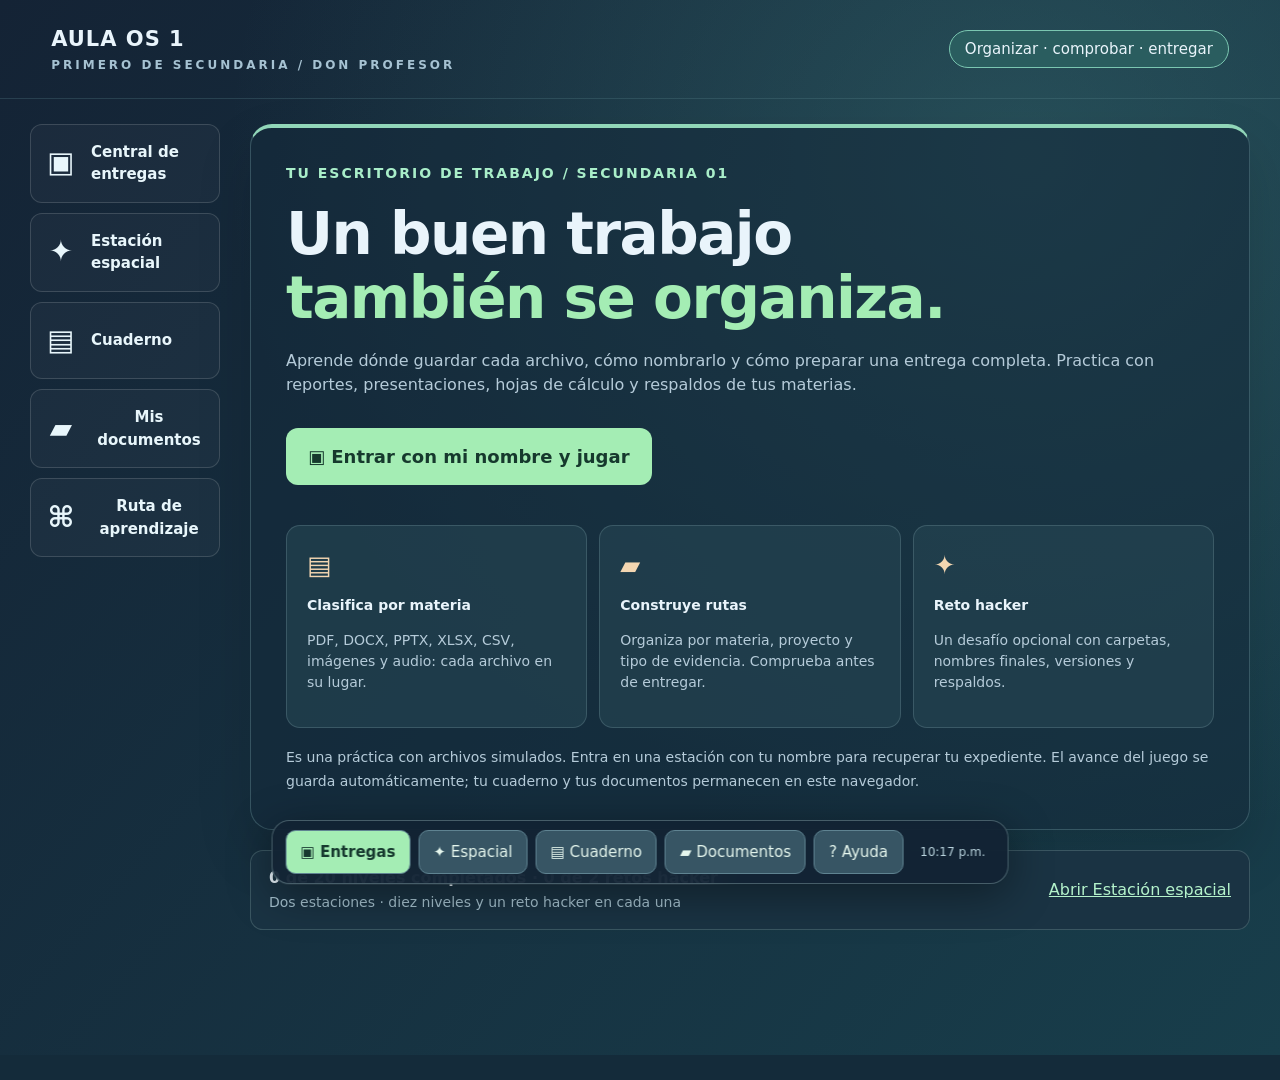
<file: index.html>
<!doctype html><html lang="es"><head><meta charset="utf-8"><meta name="viewport" content="width=device-width,initial-scale=1"><title>Aula OS 1 · Primero de secundaria</title><meta name="description" content="Organización de carpetas, archivos y entregas para primero de secundaria. Dos estaciones de práctica, cuaderno y evidencias."><style>
:root{font:16px/1.5 system-ui,sans-serif;color:#e9f4fb;background:#142b3a}*{box-sizing:border-box}body{margin:0;min-height:100vh;background:radial-gradient(ellipse at 80% 15%,#407b7d66,transparent 55%),linear-gradient(130deg,#142335,#183e4b)}button,input,textarea{font:inherit}button{cursor:pointer;border:1px solid #7396a1;background:#294b5b;color:#ecf8fc;padding:10px 15px;border-radius:9px}button:hover{background:#3c6372}button:focus-visible,a:focus-visible,input:focus-visible,textarea:focus-visible{outline:3px solid #ffe39a;outline-offset:3px}a{color:#b4f3cb}header{display:flex;justify-content:space-between;gap:20px;align-items:center;padding:24px 4%;border-bottom:1px solid #5f8b9344}.brand{font-size:21px;font-weight:900;letter-spacing:1px}.brand small{display:block;font-size:11px;color:#a6c2d2;letter-spacing:3px}.badge{background:#2a5d5f;border:1px solid #7bc7b1;border-radius:25px;padding:7px 15px;font-size:13px}.workspace{max-width:1300px;margin:25px auto;padding:0 30px 125px;display:grid;grid-template-columns:190px 1fr;gap:30px}.shortcuts{display:grid;gap:12px;align-content:start}.shortcut{display:flex;align-items:center;gap:12px;text-decoration:none;background:#ffffff08;border:1px solid #ffffff25;color:#e8f6fb;padding:16px 12px;border-radius:12px;font-weight:650;font-size:14px}.shortcut .icon{font-size:29px;min-width:36px;text-align:center}.shortcut:hover{background:#ffffff15}.hero{background:#142a3b99;border:1px solid #6a929a66;border-radius:22px;padding:35px;box-shadow:0 25px 55px #0002}.eyebrow{font-size:11px;font-weight:850;letter-spacing:2px;color:#a9eec9}h1{font-size:clamp(34px,5vw,58px);line-height:1.12;letter-spacing:-1.5px;margin:18px 0}h1 span{color:#a4edb4}p{color:#b5cbd9}.launch{display:inline-flex;gap:14px;align-items:center;background:#a4edb4;color:#16392d;border:0;border-radius:12px;padding:15px 22px;font-weight:850;text-decoration:none;font-size:18px;margin:15px 0}.launch:hover{background:#c3fbd0}.cards{display:grid;grid-template-columns:repeat(3,1fr);gap:12px;margin-top:25px}.card{padding:20px;background:#254452aa;border:1px solid #73939b55;border-radius:14px}.card b{font-size:26px;display:block;color:#f3d6b1}.card h2{font-size:15px;margin:10px 0}.card p{font-size:13px}.status{display:flex;gap:15px;align-items:center;justify-content:space-between;margin-top:20px;padding:15px 18px;border-radius:13px;border:1px solid #7c9c9b55;background:#1a3343}.status small{color:#a5c1ce}.dock{position:fixed;bottom:16px;left:50%;transform:translateX(-50%);display:flex;align-items:center;gap:8px;padding:9px 13px;background:#122333e8;border:1px solid #819fa477;border-radius:18px;box-shadow:0 10px 45px #0006;backdrop-filter:blur(18px);z-index:3;max-width:95vw}.dock button,.dock a{display:block;padding:10px 14px;color:#e5f6ed;background:#375564;border:1px solid #5f8391;border-radius:10px;text-decoration:none;font-size:14px;white-space:nowrap}.dock .logic{background:#a4edb4;color:#17392f;font-weight:bold}#clock{padding:0 9px;font-size:12px;color:#b8d2dc;white-space:nowrap}dialog{width:min(850px,94vw);max-height:88vh;overflow:auto;background:#eef5f4;color:#1e3a44;border:1px solid #a6c7c4;border-radius:17px;padding:0;box-shadow:0 20px 90px #0007}dialog::backdrop{background:#0c182a88;backdrop-filter:blur(3px)}.titlebar{padding:15px 20px;display:flex;justify-content:space-between;align-items:center;background:#d6e5e5;position:sticky;top:0;z-index:1}.titlebar button{background:#345967;border-color:#345967;padding:5px 12px}.content{padding:23px}.content p{color:#506773}.content h2{font-size:24px}.content label{display:block;font-size:13px;margin-bottom:8px}.content input,.content textarea{width:100%;border:1px solid #99b7bb;border-radius:8px;background:#fff;color:#213e48;padding:11px}.content textarea{min-height:280px;resize:vertical}.actions{display:flex;gap:10px;flex-wrap:wrap;margin-top:12px}.file{display:flex;gap:12px;align-items:center;justify-content:space-between;padding:15px;background:#fff;border:1px solid #c7d9db;border-radius:10px;margin:10px 0}.file p{margin:0;font-size:12px}.hint{font-size:12px}.route{padding-left:22px}.route li{padding:8px}#toast{position:fixed;right:20px;bottom:100px;z-index:20;background:#fff4d0;color:#3d431b;padding:14px 20px;border-radius:12px;box-shadow:0 5px 30px #0003;max-width:90vw}#toast:empty{display:none}.welcome-note{font-size:12px;margin:18px 0 0;line-height:1.7}.content button{font-size:14px}@media(max-width:850px){.workspace{grid-template-columns:1fr;padding:0 18px 125px}.shortcuts{grid-template-columns:repeat(4,1fr)}.shortcut{flex-direction:column;text-align:center;padding:12px;font-size:12px;gap:5px}.hero{padding:24px}.cards{grid-template-columns:1fr}.card b{float:left;margin-right:15px}.card p{margin:5px 0}.card h2{margin:0}.dock{gap:5px;padding:7px}.dock a,.dock button{padding:9px;font-size:12px}#clock{display:none}.badge{display:none}}@media(max-width:450px){header{padding:18px}.brand{font-size:18px}.workspace{margin-top:18px}.shortcuts{gap:6px}.shortcut{padding:9px 4px}.status{align-items:start;flex-direction:column;gap:5px}}
.eyebrow,.card h2,.card p,.status small,.welcome-note,.content label{font-size:14px}.badge,.shortcut,.dock button,.dock a{font-size:15px}.brand small{font-size:12px}.hero{border-top:4px solid #91d6b8}.shortcuts{gap:10px}@media(max-width:850px){.shortcuts{grid-template-columns:repeat(3,1fr)}.shortcut{font-size:14px}.dock{overflow-x:auto;justify-content:start;width:max-content;max-width:96vw}.dock button,.dock a{font-size:14px}}</style><script src="actualizar.js?v=s1-4" defer></script></head><body><header><div class="brand">AULA OS 1 <small>PRIMERO DE SECUNDARIA / DON PROFESOR</small></div><span class="badge">Organizar · comprobar · entregar</span></header><main class="workspace"><nav class="shortcuts" aria-label="Aplicaciones del escritorio"><a class="shortcut" href="actividades/central-archivos/index.html?v=s1-4"><span class="icon" aria-hidden="true">▣</span>Central de entregas</a><a class="shortcut" href="actividades/estacion-espacial/index.html?v=s1-4"><span class="icon" aria-hidden="true">✦</span>Estación espacial</a><button class="shortcut" id="openNotes"><span class="icon" aria-hidden="true">▤</span>Cuaderno</button><button class="shortcut" id="openFiles"><span class="icon" aria-hidden="true">▰</span>Mis documentos</button><button class="shortcut" id="openRoute"><span class="icon" aria-hidden="true">⌘</span>Ruta de aprendizaje</button></nav><div><section class="hero"><div class="eyebrow">TU ESCRITORIO DE TRABAJO / SECUNDARIA 01</div><h1>Un buen trabajo<br><span>también se organiza.</span></h1><p>Aprende dónde guardar cada archivo, cómo nombrarlo y cómo preparar una entrega completa. Practica con reportes, presentaciones, hojas de cálculo y respaldos de tus materias.</p><a class="launch" href="actividades/central-archivos/index.html?v=s1-4">▣ Entrar con mi nombre y jugar</a><div class="cards"><article class="card"><b>▤</b><h2>Clasifica por materia</h2><p>PDF, DOCX, PPTX, XLSX, CSV, imágenes y audio: cada archivo en su lugar.</p></article><article class="card"><b>▰</b><h2>Construye rutas</h2><p>Organiza por materia, proyecto y tipo de evidencia. Comprueba antes de entregar.</p></article><article class="card"><b>✦</b><h2>Reto hacker</h2><p>Un desafío opcional con carpetas, nombres finales, versiones y respaldos.</p></article></div><p class="welcome-note">Es una práctica con archivos simulados. Entra en una estación con tu nombre para recuperar tu expediente. El avance del juego se guarda automáticamente; tu cuaderno y tus documentos permanecen en este navegador.</p></section><section class="status"><div><strong id="progress">Tu ruta de organización digital</strong><br><small>Dos estaciones · diez niveles y un reto hacker en cada una</small></div><a href="actividades/estacion-espacial/index.html?v=s1-4">Abrir Estación espacial</a></section></div></main><nav class="dock" aria-label="Barra de tareas"><a class="logic" href="actividades/central-archivos/index.html?v=s1-4">▣ Entregas</a><a href="actividades/estacion-espacial/index.html?v=s1-4">✦ Espacial</a><button id="dockNotes">▤ Cuaderno</button><button id="dockFiles">▰ Documentos</button><button id="dockHelp">? Ayuda</button><span id="clock"></span></nav><dialog id="app"><div class="titlebar"><b id="appTitle"></b><button id="closeApp" aria-label="Cerrar aplicación">×</button></div><div id="appBody" class="content"></div></dialog><div id="toast" role="status" aria-live="polite"></div><script src="desktop.js?v=s1-4"></script></body></html>
</file>
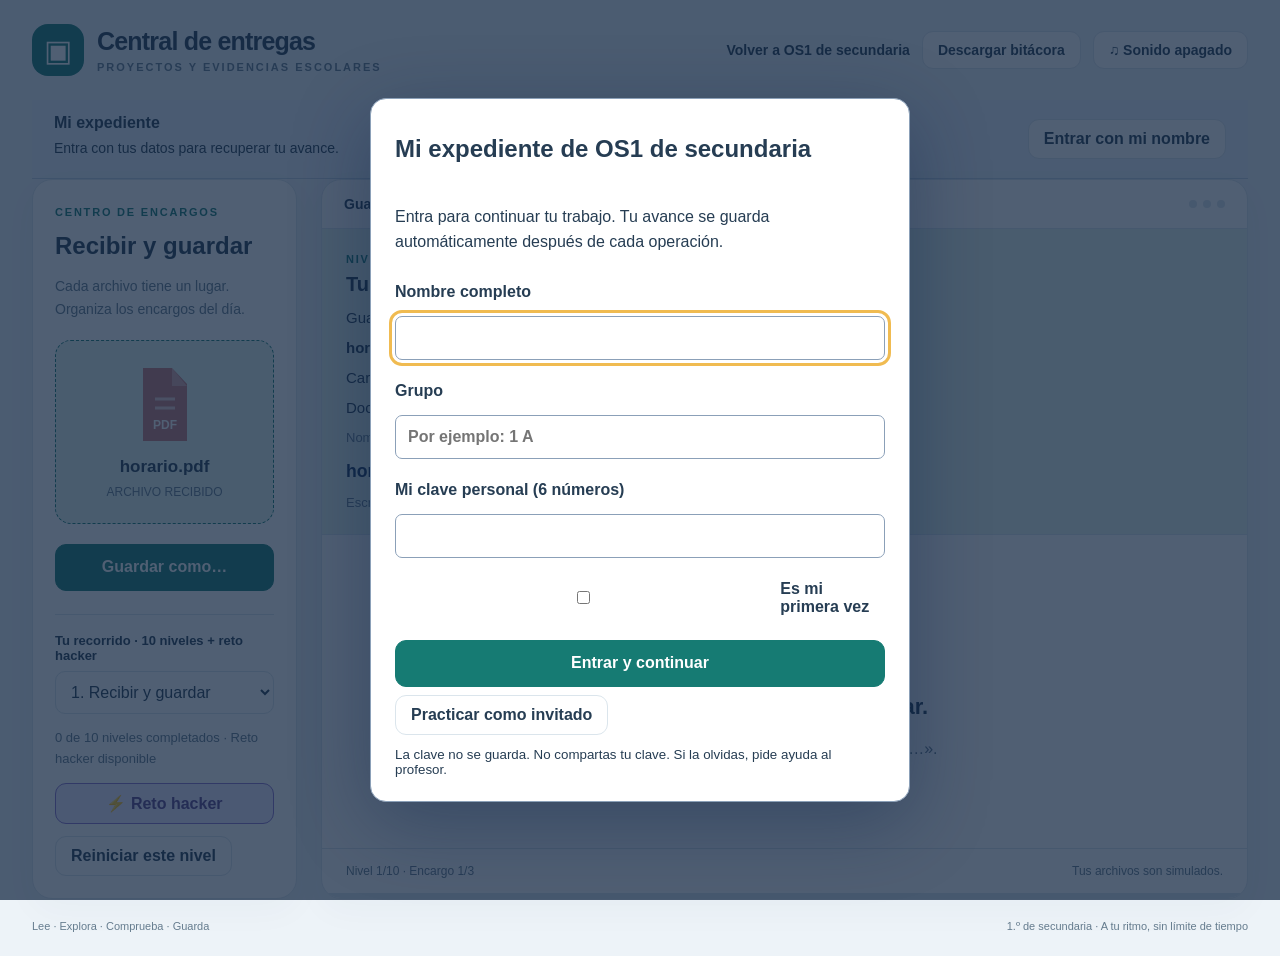
<file: actividades/central-archivos/index.html>
<!doctype html><html lang="es"><head><meta charset="utf-8"><meta name="viewport" content="width=device-width,initial-scale=1"><title>Central de entregas · OS1 de secundaria</title><link rel="stylesheet" href="../archivo-engine/style.css?v=s1-4"><script src="../../actualizar.js?v=s1-4" defer></script></head><body class="central" data-theme="central"><div class="app"><header><div class="identity"><span class="emblem" aria-hidden="true">▣</span><div><h1>Central de entregas</h1><small>PROYECTOS Y EVIDENCIAS ESCOLARES</small></div></div><div class="header-tools"><a href="../../index.html" class="back">Volver a OS1 de secundaria</a><button id="download-evidence">Descargar bitácora</button><button id="sound" aria-pressed="false">♫ Sonido apagado</button></div></header><section class="registro-bar" aria-label="Expediente escolar"><div><strong id="registro-student">Mi expediente</strong><p id="registro-status" role="status">Entra con tus datos para recuperar tu avance.</p></div><button id="registro-open">Entrar con mi nombre</button><button id="registro-exit" hidden>Cerrar sesión</button><button id="registro-recover" hidden>Recuperar avance más reciente</button></section><main><aside class="panel dispatch"><span class="eyebrow">CENTRO DE ENCARGOS</span><h2 id="level-title"></h2><p class="brief" id="story"></p><div class="file-preview" id="file-preview"></div><button class="primary" id="begin">Guardar como…</button><div class="levels"><label for="level-select">Tu recorrido · 10 niveles + reto hacker</label><select id="level-select"></select><p class="collection" id="collection"></p><button id="hacker" class="hacker-button">⚡ Reto hacker</button><button id="retry">Reiniciar este nivel</button></div></aside><section class="panel workspace" aria-label="Explorador de archivos"><div class="window-bar"><span id="window-title">Terminal de archivos</span><span class="lights" aria-hidden="true"><i></i><i></i><i></i></span></div><div class="task"><span class="eyebrow" id="order-number"></span><h2 id="order-title">Tu encargo</h2><div class="route-request" id="request"></div><p id="extra"></p></div><div id="idle" class="idle"><span class="big-icon" aria-hidden="true">▱</span><strong>Un archivo espera su lugar.</strong><p>Lee el encargo y pulsa «Guardar como…».</p></div><div class="explorer" id="explorer" hidden><div class="save-window-title"><span aria-hidden="true">▧</span><strong id="save-dialog-title">Guardar como</strong><button id="cancel-save" aria-label="Cerrar ventana Guardar como">×</button></div><div class="toolbar"><button id="up" aria-label="Subir una carpeta">Subir</button><nav class="breadcrumb" id="breadcrumb" aria-label="Ruta actual"></nav><button id="new-folder" hidden>Nueva carpeta</button></div><p class="tip">Un clic selecciona una carpeta. Doble clic o «Abrir carpeta» para entrar.</p><div class="file-browser"><nav id="folder-tree" class="folder-tree" aria-label="Carpetas de Windows"></nav><section class="file-list" aria-label="Contenido de la carpeta"><div class="folder-list-heading"><span>Nombre</span><span>Tipo</span></div><div id="folders" class="folders"></div><button id="open-folder" disabled>Abrir carpeta</button></section></div><div class="save-row"><label for="filename">Nombre del archivo<input id="filename" autocomplete="off" spellcheck="false"></label><div class="save-actions"><button class="primary" id="save">Guardar</button><button id="cancel-bottom">Cancelar</button></div></div><p class="windows-tip"><strong>¿Dónde quedará?</strong> En la carpeta que muestra la ruta de arriba. Descargas es el destino inicial; puedes elegir otro a la izquierda.</p></div><div class="feedback" id="feedback" role="status" aria-live="polite" hidden><strong id="onomatopoeia"></strong><p id="feedback-text"></p><button id="continue" hidden>Siguiente encargo</button></div><div class="bottom"><span id="counter"></span><span id="saved-path">Tus archivos son simulados.</span></div><div class="progress"><div id="progress"></div></div></section></main><footer><span>Lee · Explora · Comprueba · Guarda</span><span>1.º de secundaria · A tu ritmo, sin límite de tiempo</span></footer></div><dialog id="folder-dialog" aria-labelledby="folder-title"><form id="folder-form"><h2 id="folder-title">Nueva carpeta</h2><label for="folder-name">Nombre de la carpeta</label><input id="folder-name" autocomplete="off" maxlength="60" required><p id="folder-error" class="form-error" role="status"></p><div class="actions"><button type="button" id="folder-cancel">Cancelar</button><button type="submit">Crear carpeta</button></div></form></dialog><dialog id="reset-dialog" aria-labelledby="reset-title"><h2 id="reset-title">¿Reiniciar este nivel?</h2><p>Volverás al primer encargo de este nivel. Los otros niveles completados se conservan.</p><div class="actions"><button id="reset-cancel">Cancelar</button><button id="reset-confirm">Reiniciar nivel</button></div></dialog><dialog id="registro-dialog" aria-labelledby="registro-title"><form id="registro-form"><h2 id="registro-title">Mi expediente de OS1 de secundaria</h2><p>Entra para continuar tu trabajo. Tu avance se guarda automáticamente después de cada operación.</p><label>Nombre completo<input id="alumno-name" required maxlength="80" autocomplete="name"></label><label>Grupo<input id="alumno-group" required maxlength="20" placeholder="Por ejemplo: 1 A"></label><label>Mi clave personal (6 números)<input id="alumno-pin" required type="password" inputmode="numeric" pattern="[0-9]{6}" maxlength="6" autocomplete="off"></label><label class="first-check"><input type="checkbox" id="alumno-first"> Es mi primera vez</label><label id="class-row" hidden>Código de clase que me da el profesor<input id="alumno-class" maxlength="30" autocomplete="off"></label><p id="registro-error" role="alert"></p><div class="registro-actions"><button id="registro-enter" class="primary" type="submit">Entrar y continuar</button><button id="registro-guest" type="button">Practicar como invitado</button></div><small>La clave no se guarda. No compartas tu clave. Si la olvidas, pide ayuda al profesor.</small></form></dialog><script src="../archivo-engine/registro-config.js?v=s1-4"></script><script src="../archivo-engine/registro.js?v=s1-4"></script><script src="../archivo-engine/rules.js?v=s1-4"></script><script src="../archivo-engine/evidence.js?v=s1-4"></script><script src="../archivo-engine/game.js?v=s1-4"></script></body></html>
</file>
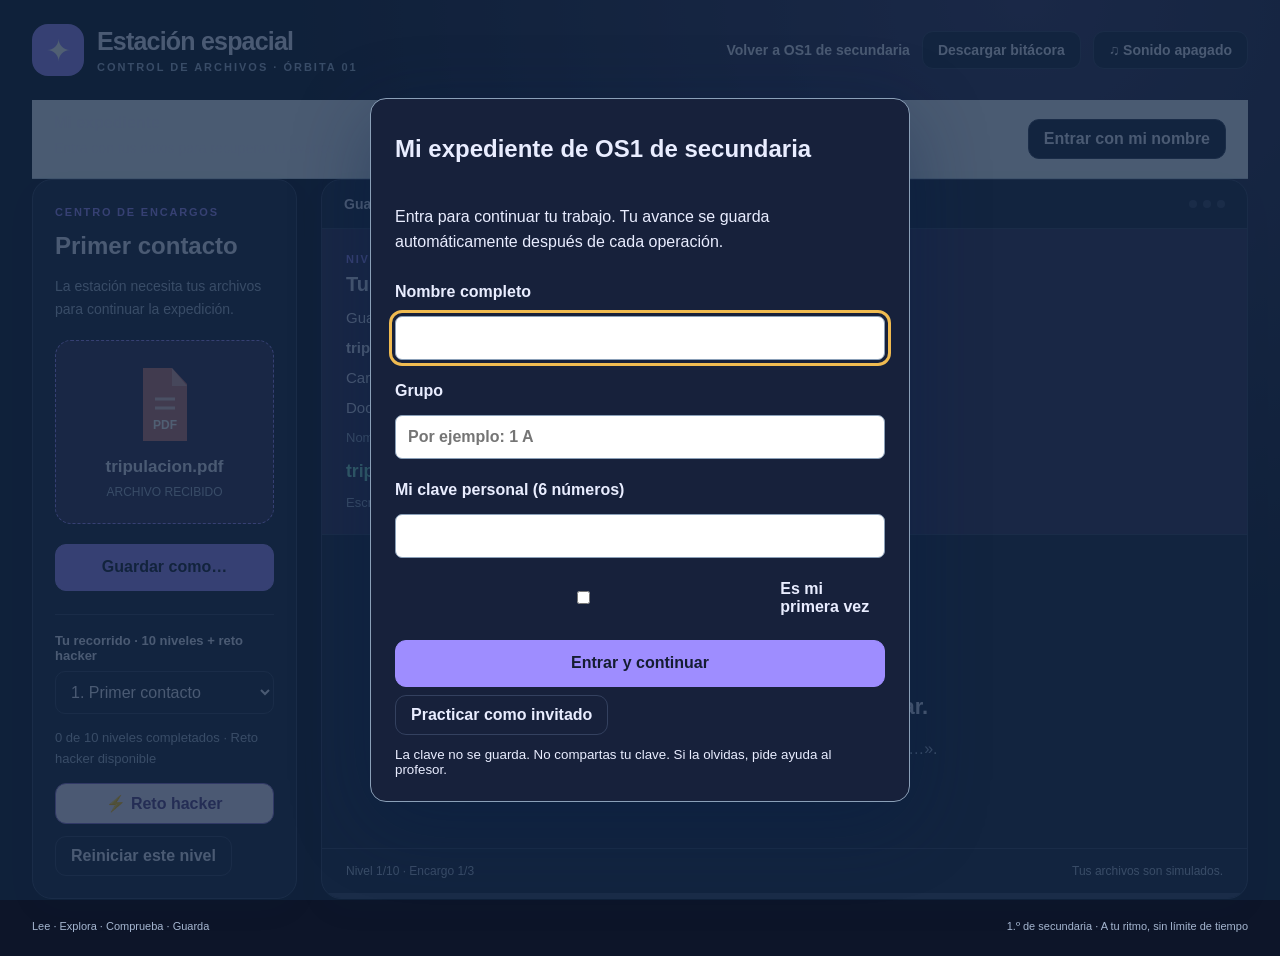
<file: actividades/estacion-espacial/index.html>
<!doctype html><html lang="es"><head><meta charset="utf-8"><meta name="viewport" content="width=device-width,initial-scale=1"><title>Estación espacial · OS1 de secundaria</title><link rel="stylesheet" href="../archivo-engine/style.css?v=s1-4"><script src="../../actualizar.js?v=s1-4" defer></script></head><body class="space" data-theme="space"><div class="app"><header><div class="identity"><span class="emblem" aria-hidden="true">✦</span><div><h1>Estación espacial</h1><small>CONTROL DE ARCHIVOS · ÓRBITA 01</small></div></div><div class="header-tools"><a href="../../index.html" class="back">Volver a OS1 de secundaria</a><button id="download-evidence">Descargar bitácora</button><button id="sound" aria-pressed="false">♫ Sonido apagado</button></div></header><section class="registro-bar" aria-label="Expediente escolar"><div><strong id="registro-student">Mi expediente</strong><p id="registro-status" role="status">Entra con tus datos para recuperar tu avance.</p></div><button id="registro-open">Entrar con mi nombre</button><button id="registro-exit" hidden>Cerrar sesión</button><button id="registro-recover" hidden>Recuperar avance más reciente</button></section><main><aside class="panel dispatch"><span class="eyebrow">CENTRO DE ENCARGOS</span><h2 id="level-title"></h2><p class="brief" id="story"></p><div class="file-preview" id="file-preview"></div><button class="primary" id="begin">Guardar como…</button><div class="levels"><label for="level-select">Tu recorrido · 10 niveles + reto hacker</label><select id="level-select"></select><p class="collection" id="collection"></p><button id="hacker" class="hacker-button">⚡ Reto hacker</button><button id="retry">Reiniciar este nivel</button></div></aside><section class="panel workspace" aria-label="Explorador de archivos"><div class="window-bar"><span id="window-title">Terminal de archivos</span><span class="lights" aria-hidden="true"><i></i><i></i><i></i></span></div><div class="task"><span class="eyebrow" id="order-number"></span><h2 id="order-title">Tu encargo</h2><div class="route-request" id="request"></div><p id="extra"></p></div><div id="idle" class="idle"><span class="big-icon" aria-hidden="true">▱</span><strong>Un archivo espera su lugar.</strong><p>Lee el encargo y pulsa «Guardar como…».</p></div><div class="explorer" id="explorer" hidden><div class="save-window-title"><span aria-hidden="true">▧</span><strong id="save-dialog-title">Guardar como</strong><button id="cancel-save" aria-label="Cerrar ventana Guardar como">×</button></div><div class="toolbar"><button id="up" aria-label="Subir una carpeta">Subir</button><nav class="breadcrumb" id="breadcrumb" aria-label="Ruta actual"></nav><button id="new-folder" hidden>Nueva carpeta</button></div><p class="tip">Un clic selecciona una carpeta. Doble clic o «Abrir carpeta» para entrar.</p><div class="file-browser"><nav id="folder-tree" class="folder-tree" aria-label="Carpetas de Windows"></nav><section class="file-list" aria-label="Contenido de la carpeta"><div class="folder-list-heading"><span>Nombre</span><span>Tipo</span></div><div id="folders" class="folders"></div><button id="open-folder" disabled>Abrir carpeta</button></section></div><div class="save-row"><label for="filename">Nombre del archivo<input id="filename" autocomplete="off" spellcheck="false"></label><div class="save-actions"><button class="primary" id="save">Guardar</button><button id="cancel-bottom">Cancelar</button></div></div><p class="windows-tip"><strong>¿Dónde quedará?</strong> En la carpeta que muestra la ruta de arriba. Descargas es el destino inicial; puedes elegir otro a la izquierda.</p></div><div class="feedback" id="feedback" role="status" aria-live="polite" hidden><strong id="onomatopoeia"></strong><p id="feedback-text"></p><button id="continue" hidden>Siguiente encargo</button></div><div class="bottom"><span id="counter"></span><span id="saved-path">Tus archivos son simulados.</span></div><div class="progress"><div id="progress"></div></div></section></main><footer><span>Lee · Explora · Comprueba · Guarda</span><span>1.º de secundaria · A tu ritmo, sin límite de tiempo</span></footer></div><dialog id="folder-dialog" aria-labelledby="folder-title"><form id="folder-form"><h2 id="folder-title">Nueva carpeta</h2><label for="folder-name">Nombre de la carpeta</label><input id="folder-name" autocomplete="off" maxlength="60" required><p id="folder-error" class="form-error" role="status"></p><div class="actions"><button type="button" id="folder-cancel">Cancelar</button><button type="submit">Crear carpeta</button></div></form></dialog><dialog id="reset-dialog" aria-labelledby="reset-title"><h2 id="reset-title">¿Reiniciar este nivel?</h2><p>Volverás al primer encargo de este nivel. Los otros niveles completados se conservan.</p><div class="actions"><button id="reset-cancel">Cancelar</button><button id="reset-confirm">Reiniciar nivel</button></div></dialog><dialog id="registro-dialog" aria-labelledby="registro-title"><form id="registro-form"><h2 id="registro-title">Mi expediente de OS1 de secundaria</h2><p>Entra para continuar tu trabajo. Tu avance se guarda automáticamente después de cada operación.</p><label>Nombre completo<input id="alumno-name" required maxlength="80" autocomplete="name"></label><label>Grupo<input id="alumno-group" required maxlength="20" placeholder="Por ejemplo: 1 A"></label><label>Mi clave personal (6 números)<input id="alumno-pin" required type="password" inputmode="numeric" pattern="[0-9]{6}" maxlength="6" autocomplete="off"></label><label class="first-check"><input type="checkbox" id="alumno-first"> Es mi primera vez</label><label id="class-row" hidden>Código de clase que me da el profesor<input id="alumno-class" maxlength="30" autocomplete="off"></label><p id="registro-error" role="alert"></p><div class="registro-actions"><button id="registro-enter" class="primary" type="submit">Entrar y continuar</button><button id="registro-guest" type="button">Practicar como invitado</button></div><small>La clave no se guarda. No compartas tu clave. Si la olvidas, pide ayuda al profesor.</small></form></dialog><script src="../archivo-engine/registro-config.js?v=s1-4"></script><script src="../archivo-engine/registro.js?v=s1-4"></script><script src="../archivo-engine/rules.js?v=s1-4"></script><script src="../archivo-engine/evidence.js?v=s1-4"></script><script src="../archivo-engine/game.js?v=s1-4"></script></body></html>
</file>
<file: actividades/archivo-engine/style.css>
:root{font-family:'Avenir Next','Trebuchet MS',sans-serif;color:#263d53;background:#edf3f8;--accent:#167b73;--soft:#e4f4ee;--panel:#fff;--line:#dbe5ec;--muted:#657c8e;--ink:#263d53}*{box-sizing:border-box}body{margin:0;min-height:100vh}body.space{--accent:#9e8dff;--soft:#302c54;--panel:#17213b;--line:#34415f;--muted:#a6b7d1;--ink:#e9edff;color:var(--ink);background:radial-gradient(ellipse at 80% 0,#34315a,transparent 50%),#0d1529;background-attachment:fixed}button,input,select{font:inherit}button,a{touch-action:manipulation}button{cursor:pointer;border:1px solid var(--line);border-radius:11px;padding:10px 15px;background:var(--panel);color:var(--ink);font-weight:700}button:hover{border-color:var(--accent);background:var(--soft)}button:disabled{opacity:.4;cursor:default}a{color:inherit}button:focus-visible,a:focus-visible,input:focus-visible,select:focus-visible{outline:3px solid #f0bb51;outline-offset:3px}.app{max-width:1440px;margin:auto;padding:24px 32px}header{display:flex;justify-content:space-between;align-items:center;gap:15px;margin-bottom:24px}.identity{display:flex;align-items:center;gap:13px}.emblem{display:grid;place-items:center;background:var(--accent);color:#fff;width:52px;height:52px;border-radius:16px;font-size:30px}h1{font-size:25px;letter-spacing:-.8px;margin:0}header small{display:block;font-size:11px;font-weight:800;letter-spacing:2px;color:var(--muted);margin-top:5px}.header-tools{display:flex;gap:12px;align-items:center;font-size:14px}.back{text-decoration:none;font-weight:700}main{display:grid;grid-template-columns:265px minmax(0,1fr);gap:24px}.panel{border:1px solid var(--line);border-radius:20px;background:var(--panel);box-shadow:0 12px 35px #15335a08}.dispatch{padding:22px}.eyebrow{font-size:11px;font-weight:800;letter-spacing:1.8px;color:var(--accent)}h2{font-size:24px;line-height:1.2;margin:12px 0}p{line-height:1.6}.brief{font-size:14px;color:var(--muted)}.file-preview{background:var(--soft);border:1px dashed var(--accent);border-radius:16px;text-align:center;padding:24px 10px;margin:20px 0}.file-preview svg{width:72px;height:80px;display:block;margin:0 auto 12px}.file-preview strong{display:block;overflow-wrap:anywhere;font-size:17px}.file-preview small{display:block;color:var(--muted);margin-top:8px;font-size:12px}.primary{background:var(--accent);border-color:var(--accent);color:#fff;width:100%;min-height:47px}.space .primary{color:#151d32}.primary:hover{background:var(--accent);filter:brightness(1.1)}.levels{margin-top:23px;border-top:1px solid var(--line);padding-top:18px}.levels label{display:block;font-size:13px;font-weight:700;margin-bottom:8px}select{width:100%;padding:11px;border-radius:10px;border:1px solid var(--line);background:var(--panel);color:var(--ink)}.collection{font-size:13px;color:var(--muted);margin-top:14px}.workspace{overflow:hidden;position:relative}.window-bar{display:flex;align-items:center;justify-content:space-between;padding:16px 22px;border-bottom:1px solid var(--line);font-size:14px;font-weight:800}.lights{display:flex;gap:6px}.lights i{width:8px;height:8px;background:var(--line);border-radius:50%}.task{padding:20px 24px;background:var(--soft);border-bottom:1px solid var(--line)}.task h2{font-size:20px;margin:5px 0 10px}.route-request{font-size:15px;line-height:1.6;overflow-wrap:anywhere}.task p{font-size:13px;color:var(--muted);margin:8px 0 0}.explorer{padding:22px 24px}.explorer[hidden]{display:none}.toolbar{display:flex;gap:9px;align-items:center;flex-wrap:wrap;margin-bottom:14px}.breadcrumb{display:flex;gap:4px;align-items:center;flex-wrap:wrap;flex:1}.breadcrumb button{border:0;font-size:13px;padding:7px;background:var(--soft)}.breadcrumb span{font-size:12px;color:var(--muted)}.tip{font-size:12px;color:var(--muted);margin:0 0 13px}.folders{min-height:210px;display:grid;grid-template-columns:repeat(auto-fill,minmax(115px,1fr));align-content:start;gap:10px}.folder{border:2px solid transparent;min-height:112px;overflow-wrap:anywhere;padding:12px 8px;text-align:center;background:transparent}.folder.selected{border-color:var(--accent);background:var(--soft)}.folder svg{display:block;width:57px;height:47px;margin:0 auto 7px}.folder span{font-size:14px;display:block}.existing{min-height:90px;text-align:center;padding:10px 8px;font-size:12px;overflow-wrap:anywhere;opacity:.8}.existing svg{width:35px;height:42px;display:block;margin:0 auto 6px}.save-row{display:grid;grid-template-columns:1fr 130px;gap:15px;margin-top:18px;border-top:1px solid var(--line);padding-top:20px;align-items:end}.save-row label{font-size:13px;display:block;font-weight:700}.save-row input{display:block;width:100%;border:1px solid var(--line);border-radius:10px;padding:12px;margin-top:8px;color:var(--ink);background:var(--panel)}.empty{grid-column:1/-1;color:var(--muted);font-size:14px;padding:25px;text-align:center}.idle{padding:70px 35px;text-align:center;color:var(--muted)}.idle .big-icon{font-size:64px;display:block;margin-bottom:15px}.idle strong{display:block;color:var(--ink);font-size:22px}.bottom{display:flex;justify-content:space-between;gap:12px;border-top:1px solid var(--line);padding:15px 24px;font-size:12px;color:var(--muted)}.progress{height:5px;background:var(--line)}.progress div{height:100%;background:var(--accent);transition:width .3s}.feedback{margin:0 24px 20px;padding:17px 20px;border-radius:13px;border:1px solid #e4b762;background:#fff1d5;color:#6b4515;display:flex;align-items:center;gap:15px}.feedback[hidden]{display:none}.feedback strong{font-size:25px;white-space:nowrap}.feedback p{margin:0;font-size:14px}.feedback.success{background:#dff5e9;color:#205c43;border-color:#83c8a6}.feedback button{margin-left:auto;background:#fff;color:#205c43;white-space:nowrap}.oops{animation:shake .3s}.pop{animation:pop .35s}dialog{border:1px solid var(--line);border-radius:20px;max-width:440px;width:90%;padding:25px;color:var(--ink);background:var(--panel)}dialog::backdrop{background:#0c152c88}dialog input{width:100%;padding:12px;margin:10px 0;border:1px solid var(--line);border-radius:10px}dialog .actions{display:flex;justify-content:end;gap:10px;margin-top:14px}.form-error{font-size:14px;color:#d55e52}footer{display:flex;justify-content:space-between;font-size:11px;color:var(--muted);margin-top:21px}#new-folder[hidden],#save[hidden],[hidden]{display:none!important}@keyframes shake{25%{transform:translateX(-5px)}75%{transform:translateX(5px)}}@keyframes pop{from{transform:scale(.96);opacity:.3}to{transform:scale(1);opacity:1}}@media(max-width:900px){.app{padding:20px}main{grid-template-columns:220px minmax(0,1fr);gap:15px}.dispatch{padding:17px}.explorer{padding:18px}.task{padding:18px}.save-row{grid-template-columns:1fr}h1{font-size:22px}.header-tools{font-size:12px;gap:8px}}@media(max-width:650px){main{display:block}.dispatch{margin-bottom:16px}.file-preview{display:flex;align-items:center;gap:15px;padding:12px;margin:12px 0;text-align:left}.file-preview svg{width:40px;height:50px;margin:0}.file-preview small{display:none}.brief{margin:6px 0}.dispatch h2{font-size:20px}.levels{margin-top:14px;padding-top:12px}.collection{display:none}header{flex-wrap:wrap}.header-tools{width:100%;justify-content:space-between}.folders{grid-template-columns:repeat(3,minmax(0,1fr))}.feedback{margin:0 15px 15px;flex-wrap:wrap}.feedback strong{font-size:22px}.bottom{padding:14px;font-size:11px}footer span:last-child{display:none}}@media(prefers-reduced-motion:reduce){*,*:before{animation:none!important;transition:none!important}}

/* Fenêtre de sauvegarde proche de Windows, commune aux deux aventures. */
.explorer{padding:0;margin:18px;border:1px solid #bdcad8;border-radius:8px;overflow:hidden;--panel:#fff;--soft:#e9f2fc;--ink:#24364b;--line:#d7dfe8;--accent:#176bb7;--muted:#5e7186;background:#fff;color:var(--ink);box-shadow:0 8px 25px #0a17361c}.save-window-title{display:flex;align-items:center;gap:10px;padding:0 0 0 15px;min-height:38px;background:#f9fafc;font-size:14px}.save-window-title>span{color:#286eae}.save-window-title strong{flex:1;font-weight:600}.save-window-title button{border:0;border-radius:0;background:transparent;font-size:24px;padding:5px 15px}.save-window-title button:hover{background:#d43b39;color:white}.explorer .toolbar{margin:0;padding:9px;border-top:1px solid var(--line);border-bottom:1px solid var(--line);background:#fff}.explorer .breadcrumb{border:1px solid var(--line);padding:3px;border-radius:4px;min-height:37px}.explorer .breadcrumb button{background:transparent;border-radius:3px;font-size:12px;padding:4px}.explorer .tip{padding:9px 13px;margin:0;border-bottom:1px solid #e7ebf0;background:#fff;font-size:12px}.file-browser{display:grid;grid-template-columns:185px minmax(0,1fr);min-height:270px}.folder-tree{background:#f8fafd;border-right:1px solid var(--line);padding:10px 0;overflow:auto;max-height:340px}.tree-label{font-size:12px;font-weight:700;padding:8px 12px;margin:0;color:#506174}.tree-location{display:flex;gap:9px;align-items:center;width:100%;border:0;border-radius:0;background:transparent;text-align:left;font-size:13px;font-weight:500;padding:8px 10px;line-height:1.3}.tree-location>span:first-child{color:#377cbd;min-width:15px;font-size:17px}.tree-location.active{background:#dcecff;color:#154d81;border-left:3px solid #277bc0}.tree-location:hover{background:#e9f1fb}.tree-user,.tree-branch{font-size:12px;padding:8px;cursor:pointer}.tree-user{padding-left:13px}.file-list{padding:0 12px 12px;min-width:0}.folder-list-heading{display:flex;justify-content:space-between;border-bottom:1px solid var(--line);padding:9px 2px;color:#7b8997;font-size:12px}.explorer .folders{min-height:175px;grid-template-columns:repeat(auto-fill,minmax(100px,1fr));gap:6px;padding:14px 0}.explorer .folder{min-height:90px;padding:8px 4px;border-radius:5px}.explorer .folder svg{width:48px;height:38px}.explorer .folder span{font-size:13px}.explorer #open-folder{font-size:12px;padding:7px 10px}.explorer .save-row{margin:0;padding:14px;background:#f3f6fa;grid-template-columns:1fr 120px;gap:12px}.save-actions{display:grid;gap:8px}.save-actions .primary{min-height:37px}.save-actions button{border-radius:5px;padding:7px;font-size:13px}.explorer .save-row input{border-radius:3px;padding:9px;margin-top:7px;font-size:14px}.windows-tip{margin:0;padding:10px 14px;font-size:12px;line-height:1.5;color:#55697d;background:#f3f6fa;border-top:1px solid #e5ebf2}@media(max-width:900px){.file-browser{grid-template-columns:155px minmax(0,1fr)}.explorer{margin:12px}.tree-location{font-size:12px}.file-list{padding:0 8px 10px}.explorer .folders{grid-template-columns:repeat(auto-fill,minmax(85px,1fr))}}@media(max-width:650px){.file-browser{grid-template-columns:135px minmax(0,1fr)}.folder-tree{max-height:300px}.explorer .save-row{grid-template-columns:1fr}.save-actions{display:flex;justify-content:end}.save-actions .primary{width:120px}.save-actions button{min-width:95px}.explorer .folders{grid-template-columns:repeat(auto-fill,minmax(80px,1fr))}.explorer .toolbar{gap:5px}.explorer .breadcrumb span{font-size:10px}}

.hacker-button{display:block;width:100%;margin:12px 0;border:1px solid #8a72ce;background:#eee8ff;color:#59428d}.hacker-button:hover{background:#e3d7ff}

.registro-bar{display:flex;align-items:center;gap:12px;flex-wrap:wrap;padding:14px 22px;background:#e8f1fb;border-bottom:1px solid #bfd0e3}.registro-bar>div{flex:1;min-width:220px}.registro-bar p{margin:5px 0;font-size:14px}#registro-dialog{max-width:540px;width:calc(100% - 32px);border:1px solid #8ba0b8;border-radius:16px;padding:24px;box-shadow:0 20px 80px #001a4655}#registro-dialog::backdrop{background:#112640bb}#registro-form{display:grid;gap:12px}#registro-form label{display:grid;gap:5px;font-weight:600}#registro-form input:not([type=checkbox]){width:100%;box-sizing:border-box;padding:12px;border:1px solid #8ba0b8;border-radius:7px;font:inherit}#registro-form .first-check{display:flex;align-items:center;gap:8px}#registro-form [hidden]{display:none}#registro-error{color:#a42121;margin:0}.registro-actions{display:flex;flex-wrap:wrap;gap:8px}

#extra{display:grid;gap:8px}#extra .exact-filename{font-size:1.1rem;color:#17365d;overflow-wrap:anywhere;user-select:all}.space #extra .exact-filename{color:#8ff2d8}.route-request{display:grid;gap:6px}.route-request strong{user-select:all;overflow-wrap:anywhere}
</file>
